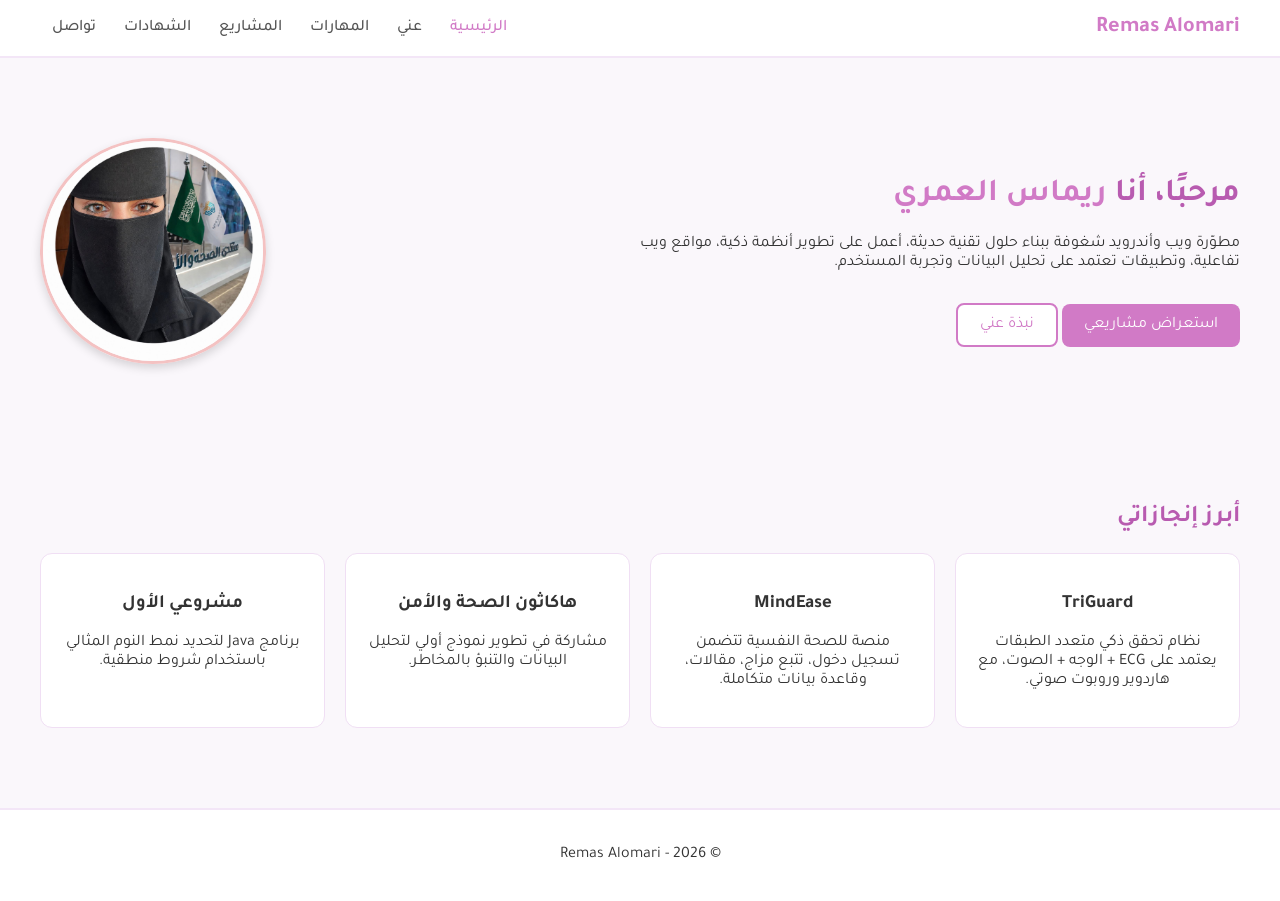
<file: index.html>
<!DOCTYPE html>
<html lang="ar">
<head>
    <meta charset="UTF-8">
    <meta name="viewport" content="width=device-width, initial-scale=1.0">
    <title>ريماس العمري</title>
    <link rel="stylesheet" href="style.css">
</head>

<body>

<header class="main-header">
    <div class="logo">Remas Alomari</div>
    <nav>
        <a href="index.html" class="active">الرئيسية</a>
        <a href="about.html">عني</a>
        <a href="skills.html">المهارات</a>
        <a href="projects.html">المشاريع</a>
        <a href="certificates.html">الشهادات</a>
        <a href="contact.html">تواصل</a>
    </nav>
</header>

<main class="hero">

    <div class="hero-text">
        <h1>مرحبًا، أنا <span>ريماس العمري</span></h1>
        <p>
            مطوّرة ويب وأندرويد شغوفة ببناء حلول تقنية حديثة،  
            أعمل على تطوير أنظمة ذكية، مواقع ويب تفاعلية،  
            وتطبيقات تعتمد على تحليل البيانات وتجربة المستخدم.
        </p>

        <a href="projects.html" class="btn">استعراض مشاريعي</a>
        <a href="about.html" class="btn-secondary">نبذة عني</a>
    </div>

    <div class="profile-photo">
    <img src="profile.jpg" alt="Remas Photo">
</div>


</main>

<section class="highlights">

    <h2>أبرز إنجازاتي</h2>

    <div class="cards">

        <div class="card">
            <h3>TriGuard</h3>
            <p>نظام تحقق ذكي متعدد الطبقات يعتمد على ECG + الوجه + الصوت، مع هاردوير وروبوت صوتي.</p>
        </div>

        <div class="card">
            <h3>MindEase</h3>
            <p>منصة للصحة النفسية تتضمن تسجيل دخول، تتبع مزاج، مقالات، وقاعدة بيانات متكاملة.</p>
        </div>

        <div class="card">
            <h3>هاكاثون الصحة والأمن</h3>
            <p>مشاركة في تطوير نموذج أولي لتحليل البيانات والتنبؤ بالمخاطر.</p>
        </div>

        <div class="card">
            <h3>مشروعي الأول</h3>
            <p>برنامج Java لتحديد نمط النوم المثالي باستخدام شروط منطقية.</p>
        </div>

    </div>

</section>

<footer>
    <p>© 2026 - Remas Alomari</p>
</footer>

</body>
</html>
</file>
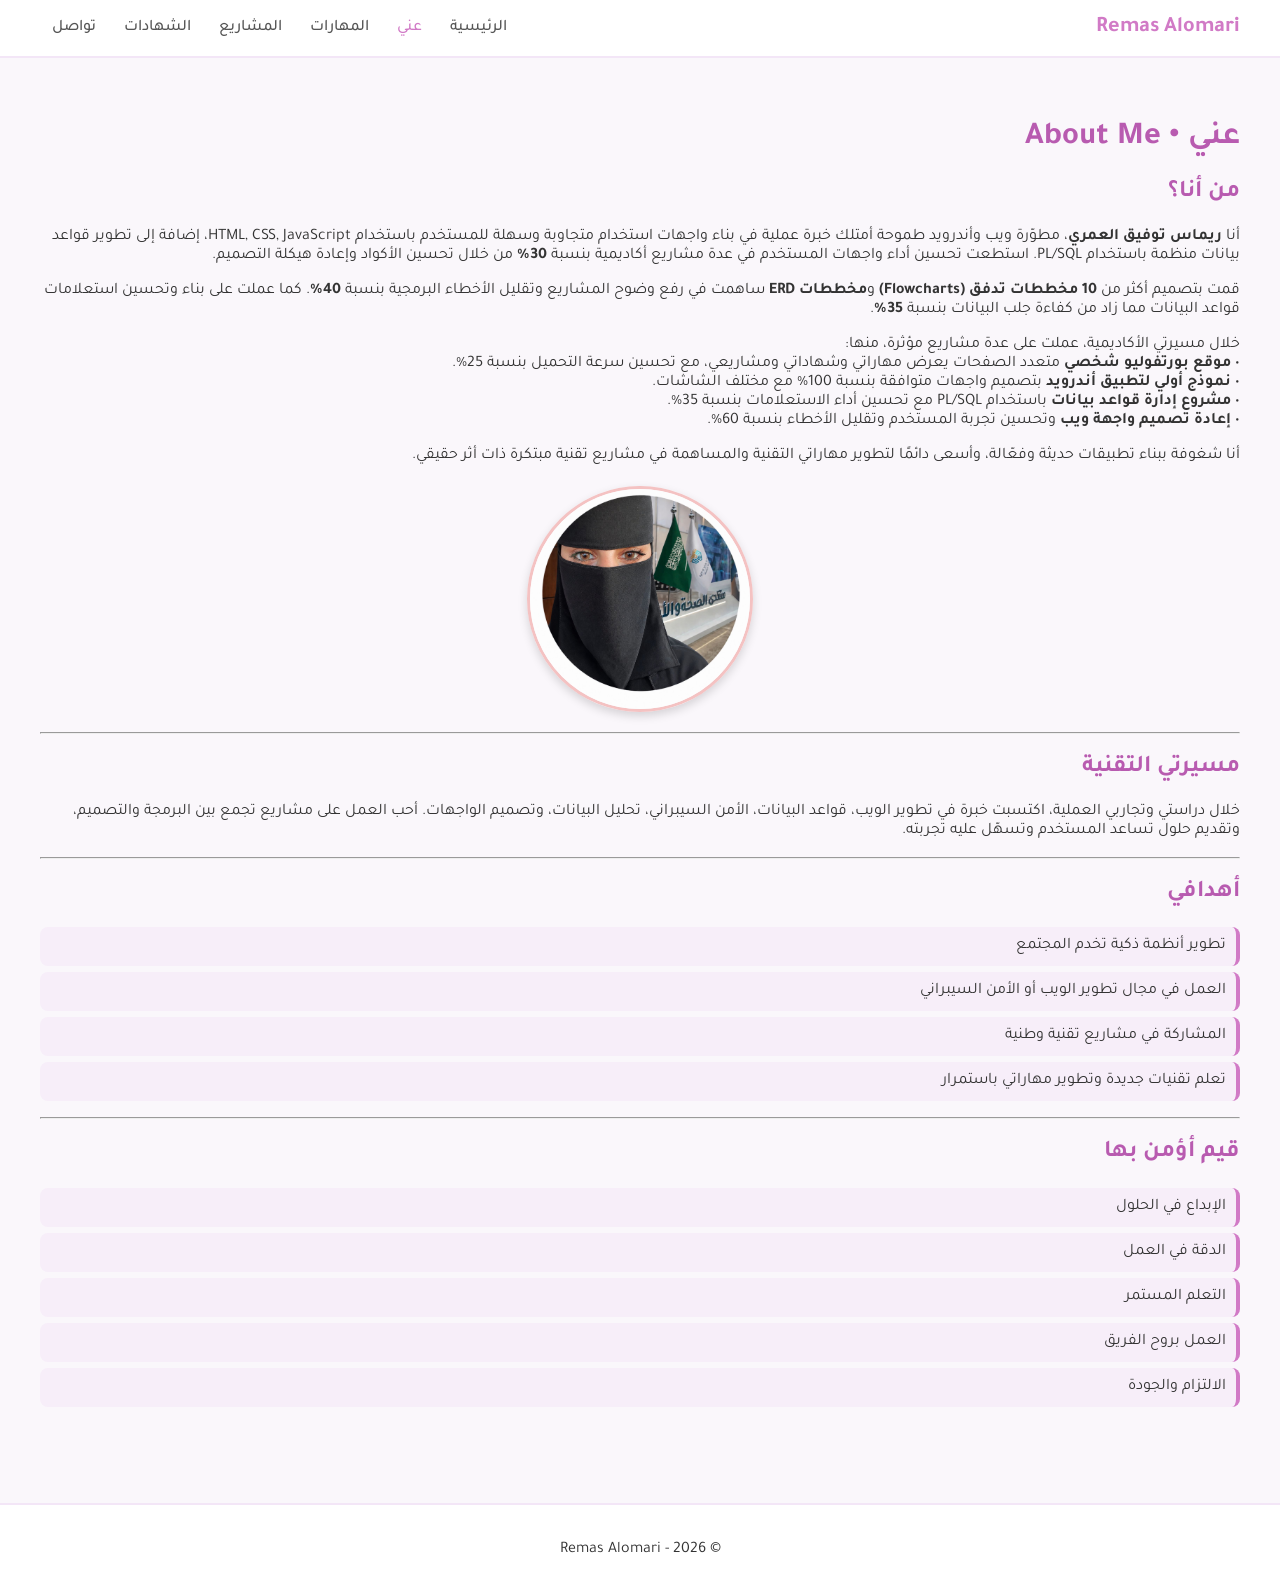
<file: about.html>
<!DOCTYPE html>
<html lang="ar">
<head>
    <meta charset="UTF-8">
    <meta name="viewport" content="width=device-width, initial-scale=1.0">
    <title>عن ريماس</title>
    <link rel="stylesheet" href="style.css">
</head>

<body>

<header class="main-header">
    <div class="logo">Remas Alomari</div>
    <nav>
        <a href="index.html">الرئيسية</a>
        <a href="about.html" class="active">عني</a>
        <a href="skills.html">المهارات</a>
        <a href="projects.html">المشاريع</a>
        <a href="certificates.html">الشهادات</a>
        <a href="contact.html">تواصل</a>
    </nav>
</header>

<main class="content">

    <h1>عني • About Me</h1>

    <section class="about-section">

        <div class="about-text">
            <h2>من أنا؟</h2>

            <p>
                أنا <strong>ريماس توفيق العمري</strong>، مطوّرة ويب وأندرويد طموحة أمتلك خبرة عملية في بناء واجهات استخدام 
                متجاوبة وسهلة للمستخدم باستخدام HTML, CSS, JavaScript، إضافة إلى تطوير قواعد بيانات منظمة باستخدام PL/SQL. 
                استطعت تحسين أداء واجهات المستخدم في عدة مشاريع أكاديمية بنسبة <strong>30%</strong> من خلال تحسين الأكواد 
                وإعادة هيكلة التصميم.
            </p>

            <p>
                قمت بتصميم أكثر من <strong>10 مخططات تدفق (Flowcharts)</strong> و<strong>مخططات ERD</strong> ساهمت في رفع وضوح 
                المشاريع وتقليل الأخطاء البرمجية بنسبة <strong>40%</strong>. كما عملت على بناء وتحسين استعلامات قواعد البيانات 
                مما زاد من كفاءة جلب البيانات بنسبة <strong>35%</strong>.
            </p>

            <p>
                خلال مسيرتي الأكاديمية، عملت على عدة مشاريع مؤثرة، منها:
                <br>• <strong>موقع بورتفوليو شخصي</strong> متعدد الصفحات يعرض مهاراتي وشهاداتي ومشاريعي، مع تحسين سرعة التحميل بنسبة 25%.
                <br>• <strong>نموذج أولي لتطبيق أندرويد</strong> بتصميم واجهات متوافقة بنسبة 100% مع مختلف الشاشات.
                <br>• <strong>مشروع إدارة قواعد بيانات</strong> باستخدام PL/SQL مع تحسين أداء الاستعلامات بنسبة 35%.
                <br>• <strong>إعادة تصميم واجهة ويب</strong> وتحسين تجربة المستخدم وتقليل الأخطاء بنسبة 60%.
            </p>

            <p>
                أنا شغوفة ببناء تطبيقات حديثة وفعّالة، وأسعى دائمًا لتطوير مهاراتي التقنية والمساهمة في مشاريع تقنية مبتكرة ذات أثر حقيقي.
            </p>

        </div>

        <div class="profile-photo">
            <img src="profile.jpg" alt="Remas Photo">
        </div>

    </section>

    <hr>

    <section class="about-section">
        <h2>مسيرتي التقنية</h2>
        <p>
            خلال دراستي وتجاربي العملية، اكتسبت خبرة في تطوير الويب، قواعد البيانات، الأمن السيبراني، تحليل البيانات، 
            وتصميم الواجهات. أحب العمل على مشاريع تجمع بين البرمجة والتصميم، وتقديم حلول تساعد المستخدم وتسهّل عليه تجربته.
        </p>
    </section>

    <hr>

    <section class="about-section">
        <h2>أهدافي</h2>
        <ul class="skills-list">
            <li>تطوير أنظمة ذكية تخدم المجتمع</li>
            <li>العمل في مجال تطوير الويب أو الأمن السيبراني</li>
            <li>المشاركة في مشاريع تقنية وطنية</li>
            <li>تعلم تقنيات جديدة وتطوير مهاراتي باستمرار</li>
        </ul>
    </section>

    <hr>

    <section class="about-section">
        <h2>قيم أؤمن بها</h2>
        <ul class="skills-list">
            <li>الإبداع في الحلول</li>
            <li>الدقة في العمل</li>
            <li>التعلم المستمر</li>
            <li>العمل بروح الفريق</li>
            <li>الالتزام والجودة</li>
        </ul>
    </section>

</main>

<footer>
    <p>© 2026 - Remas Alomari</p>
</footer>

</body>
</html>
</file>
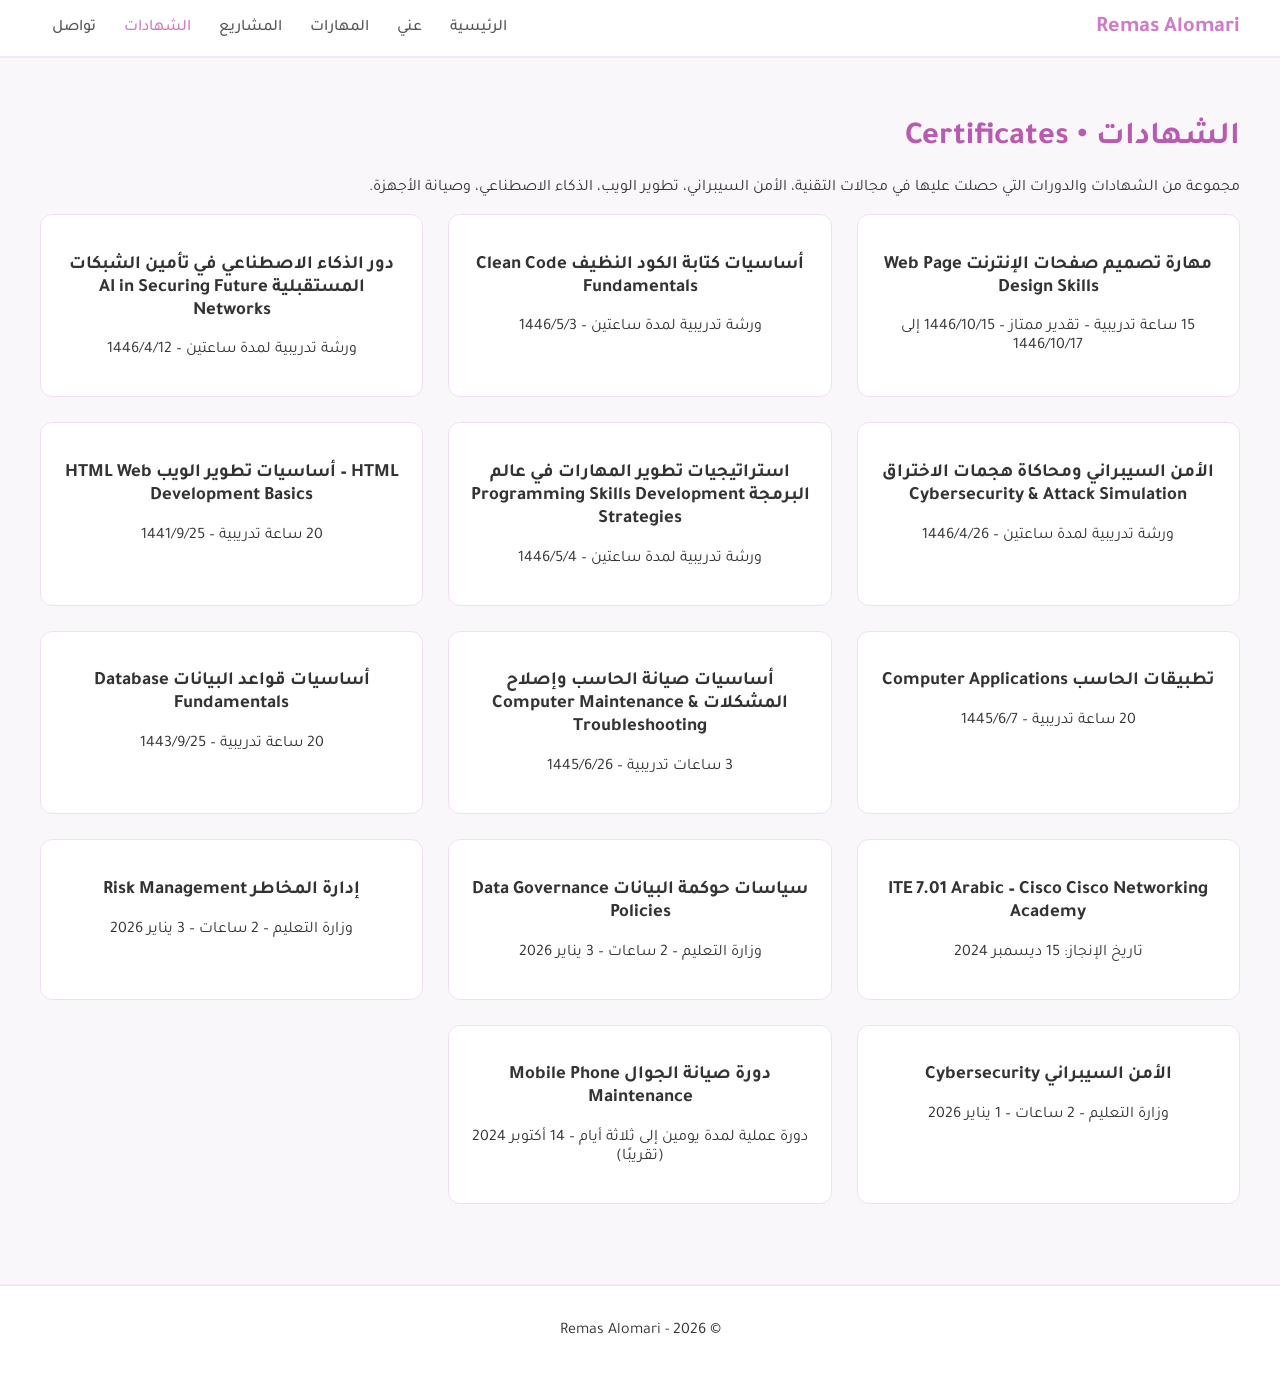
<file: certificates.html>
<!DOCTYPE html>
<html lang="ar">
<head>
    <meta charset="UTF-8">
    <meta name="viewport" content="width=device-width, initial-scale=1.0">
    <title>شهادات ريماس</title>
    <link rel="stylesheet" href="style.css">
</head>

<body>

<header class="main-header">
    <div class="logo">Remas Alomari</div>
    <nav>
        <a href="index.html">الرئيسية</a>
        <a href="about.html">عني</a>
        <a href="skills.html">المهارات</a>
        <a href="projects.html">المشاريع</a>
        <a href="certificates.html" class="active">الشهادات</a>
        <a href="contact.html">تواصل</a>
    </nav>
</header>

<main class="content">

    <h1>الشهادات • Certificates</h1>

    <p class="cert-intro">
        مجموعة من الشهادات والدورات التي حصلت عليها في مجالات التقنية، الأمن السيبراني، تطوير الويب، 
        الذكاء الاصطناعي، وصيانة الأجهزة.
    </p>

    <div class="cert-grid">

        <!-- 1 -->
        <div class="cert-card">
            <h3>مهارة تصميم صفحات الإنترنت  
            <span>Web Page Design Skills</span></h3>
            <p>15 ساعة تدريبية – تقدير ممتاز – 1446/10/15 إلى 1446/10/17</p>
        </div>

        <!-- 2 -->
        <div class="cert-card">
            <h3>أساسيات كتابة الكود النظيف  
            <span>Clean Code Fundamentals</span></h3>
            <p>ورشة تدريبية لمدة ساعتين – 1446/5/3</p>
        </div>

        <!-- 3 -->
        <div class="cert-card">
            <h3>دور الذكاء الاصطناعي في تأمين الشبكات المستقبلية  
            <span>AI in Securing Future Networks</span></h3>
            <p>ورشة تدريبية لمدة ساعتين – 1446/4/12</p>
        </div>

        <!-- 4 -->
        <div class="cert-card">
            <h3>الأمن السيبراني ومحاكاة هجمات الاختراق  
            <span>Cybersecurity & Attack Simulation</span></h3>
            <p>ورشة تدريبية لمدة ساعتين – 1446/4/26</p>
        </div>

        <!-- 5 -->
        <div class="cert-card">
            <h3>استراتيجيات تطوير المهارات في عالم البرمجة  
            <span>Programming Skills Development Strategies</span></h3>
            <p>ورشة تدريبية لمدة ساعتين – 1446/5/4</p>
        </div>

        <!-- 6 -->
        <div class="cert-card">
            <h3>HTML – أساسيات تطوير الويب  
            <span>HTML Web Development Basics</span></h3>
            <p>20 ساعة تدريبية – 1441/9/25</p>
        </div>

        <!-- 7 -->
        <div class="cert-card">
            <h3>تطبيقات الحاسب  
            <span>Computer Applications</span></h3>
            <p>20 ساعة تدريبية – 1445/6/7</p>
        </div>

        <!-- 8 -->
        <div class="cert-card">
            <h3>أساسيات صيانة الحاسب وإصلاح المشكلات  
            <span>Computer Maintenance & Troubleshooting</span></h3>
            <p>3 ساعات تدريبية – 1445/6/26</p>
        </div>

        <!-- 9 -->
        <div class="cert-card">
            <h3>أساسيات قواعد البيانات  
            <span>Database Fundamentals</span></h3>
            <p>20 ساعة تدريبية – 1443/9/25</p>
        </div>

        <!-- 10 -->
        <div class="cert-card">
            <h3>ITE 7.01 Arabic – Cisco  
            <span>Cisco Networking Academy</span></h3>
            <p>تاريخ الإنجاز: 15 ديسمبر 2024</p>
        </div>

        <!-- 11 -->
        <div class="cert-card">
            <h3>سياسات حوكمة البيانات  
            <span>Data Governance Policies</span></h3>
            <p>وزارة التعليم – 2 ساعات – 3 يناير 2026</p>
        </div>

        <!-- 12 -->
        <div class="cert-card">
            <h3>إدارة المخاطر  
            <span>Risk Management</span></h3>
            <p>وزارة التعليم – 2 ساعات – 3 يناير 2026</p>
        </div>

        <!-- 13 -->
        <div class="cert-card">
            <h3>الأمن السيبراني  
            <span>Cybersecurity</span></h3>
            <p>وزارة التعليم – 2 ساعات – 1 يناير 2026</p>
        </div>

        <!-- 14 -->
        <div class="cert-card">
            <h3>دورة صيانة الجوال  
            <span>Mobile Phone Maintenance</span></h3>
            <p>دورة عملية لمدة يومين إلى ثلاثة أيام – 14 أكتوبر 2024 (تقريبًا)</p>
        </div>

    </div>

</main>

<footer>
    <p>© 2026 - Remas Alomari</p>
</footer>

</body>
</html>
</file>
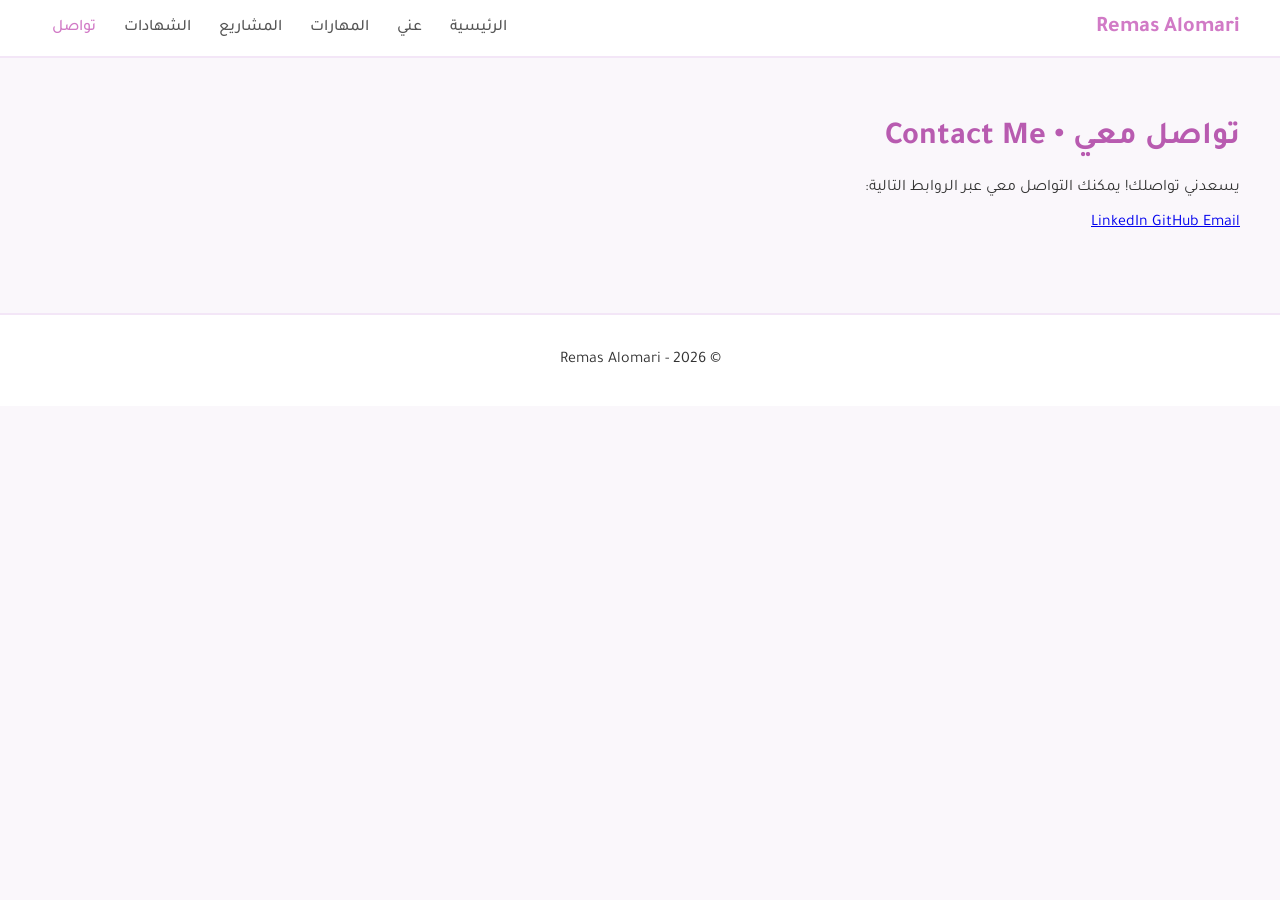
<file: contact.html>
<!DOCTYPE html>
<html lang="ar">
<head>
    <meta charset="UTF-8">
    <meta name="viewport" content="width=device-width, initial-scale=1.0">
    <title>تواصل معي</title>
    <link rel="stylesheet" href="style.css">
</head>

<body>

<header class="main-header">
    <div class="logo">Remas Alomari</div>
    <nav>
        <a href="index.html">الرئيسية</a>
        <a href="about.html">عني</a>
        <a href="skills.html">المهارات</a>
        <a href="projects.html">المشاريع</a>
        <a href="certificates.html">الشهادات</a>
        <a href="contact.html" class="active">تواصل</a>
    </nav>
</header>

<main class="content">

    <h1>تواصل معي • Contact Me</h1>

    <p class="contact-intro">
        يسعدني تواصلك!  
        يمكنك التواصل معي عبر الروابط التالية:
    </p>

    <div class="contact-links">

        <a href="https://www.linkedin.com/in/remas-alomari-b9991740b" 
           class="contact-btn" target="_blank">
            LinkedIn
        </a>

        <a href="https://github.com/remas-omri" 
           class="contact-btn" target="_blank">
            GitHub
        </a>

        <a href="mailto:remas.work180@gmail.com" 
           class="contact-btn">
            Email
        </a>

    </div>

</main>

<footer>
    <p>© 2026 - Remas Alomari</p>
</footer>

</body>
</html>
</file>
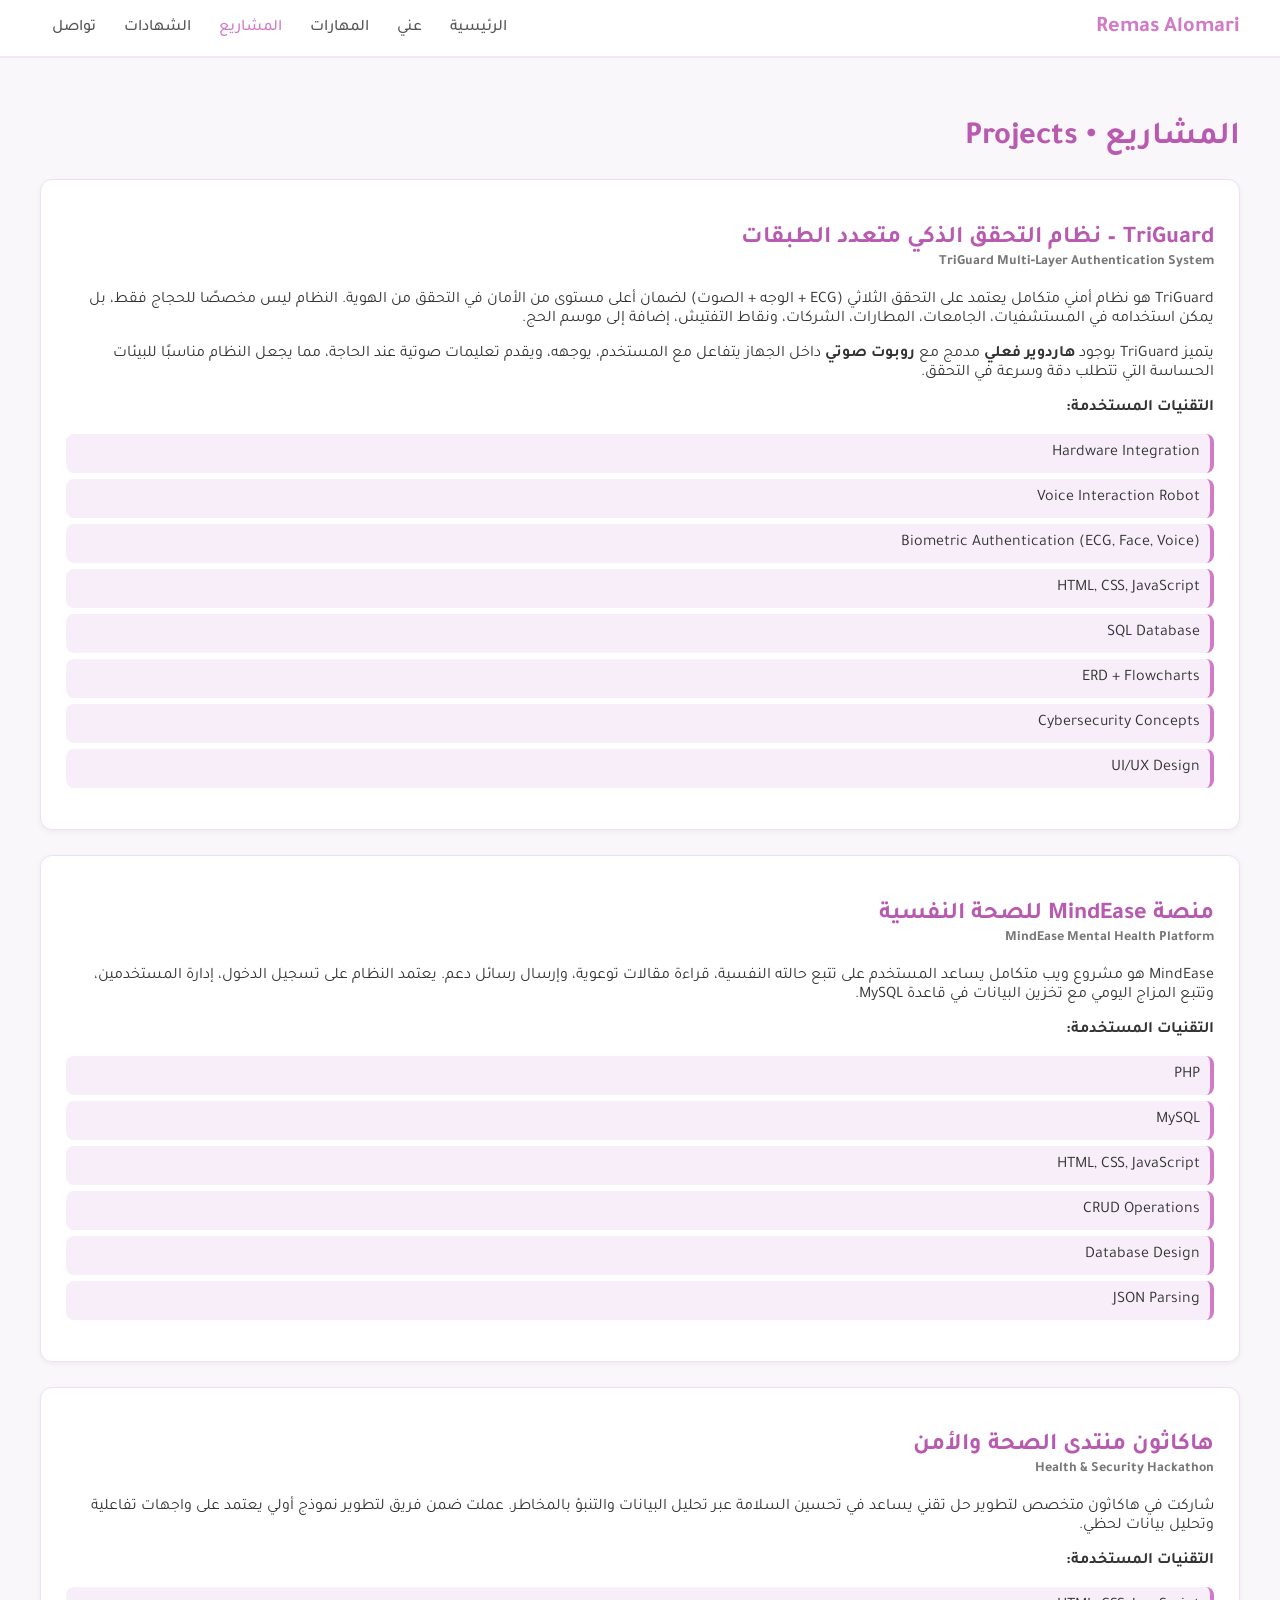
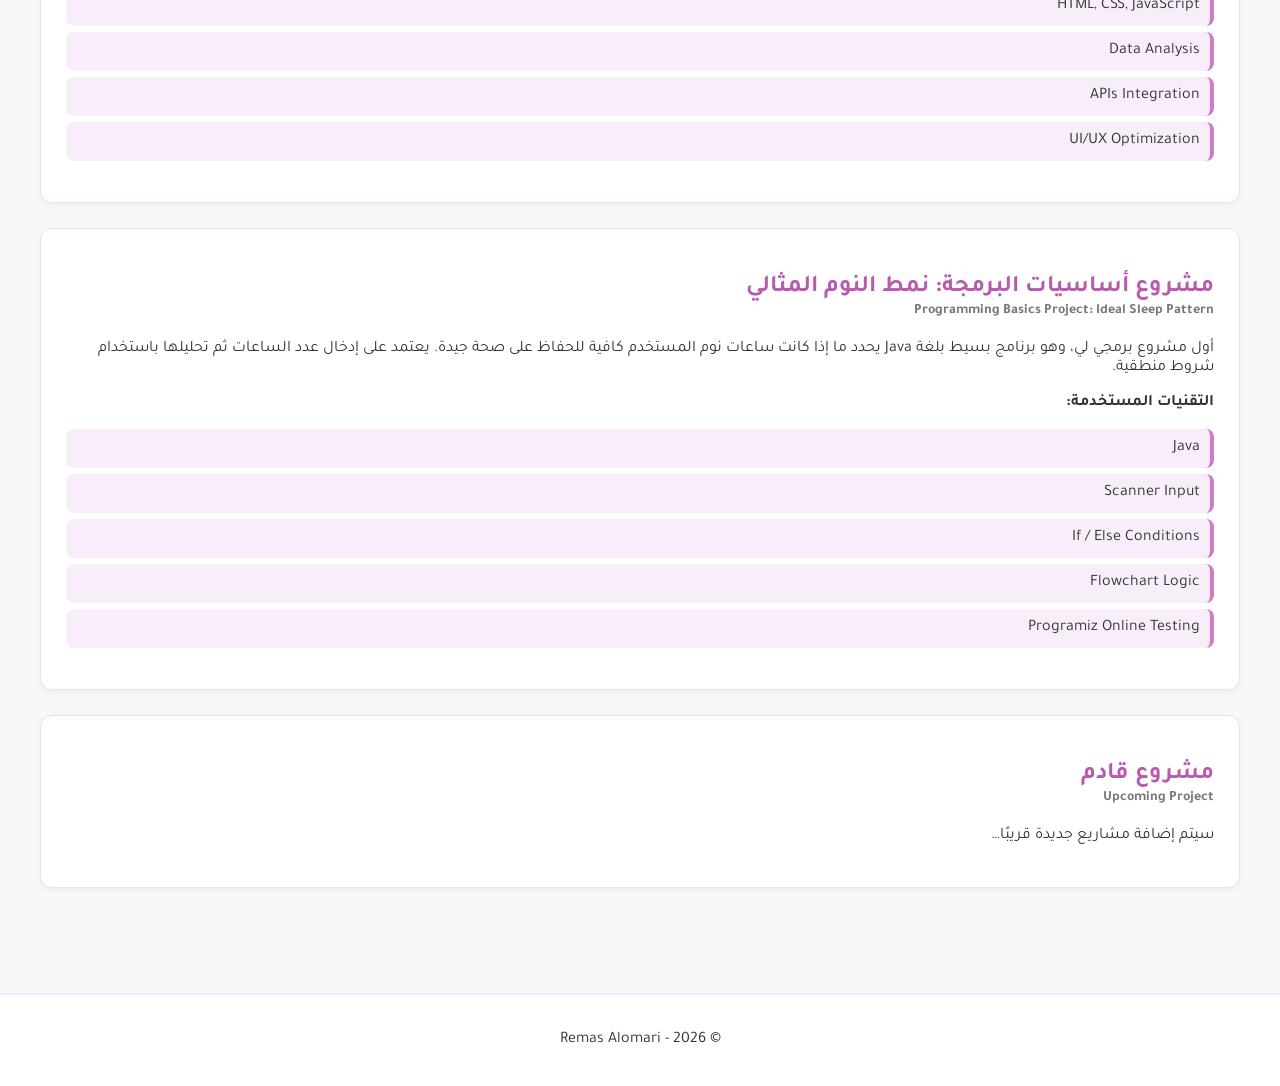
<file: projects.html>
<!DOCTYPE html>
<html lang="ar">
<head>
    <meta charset="UTF-8">
    <meta name="viewport" content="width=device-width, initial-scale=1.0">
    <title>مشاريع ريماس</title>
    <link rel="stylesheet" href="style.css">
</head>

<body>

<header class="main-header">
    <div class="logo">Remas Alomari</div>
    <nav>
        <a href="index.html">الرئيسية</a>
        <a href="about.html">عني</a>
        <a href="skills.html">المهارات</a>
        <a href="projects.html" class="active">المشاريع</a>
        <a href="certificates.html">الشهادات</a>
        <a href="contact.html">تواصل</a>
    </nav>
</header>

<main class="content">

    <h1>المشاريع • Projects</h1>

    <!-- مشروع TriGuard -->
    <div class="project-box">
        <h2>TriGuard – نظام التحقق الذكي متعدد الطبقات  
        <span>TriGuard Multi‑Layer Authentication System</span></h2>

        <p>
            TriGuard هو نظام أمني متكامل يعتمد على التحقق الثلاثي (ECG + الوجه + الصوت) لضمان أعلى مستوى 
            من الأمان في التحقق من الهوية. النظام ليس مخصصًا للحجاج فقط، بل يمكن استخدامه في المستشفيات، 
            الجامعات، المطارات، الشركات، ونقاط التفتيش، إضافة إلى موسم الحج.
        </p>

        <p>
            يتميز TriGuard بوجود <strong>هاردوير فعلي</strong> مدمج مع <strong>روبوت صوتي</strong> داخل الجهاز 
            يتفاعل مع المستخدم، يوجهه، ويقدم تعليمات صوتية عند الحاجة، مما يجعل النظام مناسبًا للبيئات 
            الحساسة التي تتطلب دقة وسرعة في التحقق.
        </p>

        <p><strong>التقنيات المستخدمة:</strong></p>
        <ul class="skills-list">
            <li>Hardware Integration</li>
            <li>Voice Interaction Robot</li>
            <li>Biometric Authentication (ECG, Face, Voice)</li>
            <li>HTML, CSS, JavaScript</li>
            <li>SQL Database</li>
            <li>ERD + Flowcharts</li>
            <li>Cybersecurity Concepts</li>
            <li>UI/UX Design</li>
        </ul>
    </div>

    <!-- مشروع MindEase -->
    <div class="project-box">
        <h2>منصة MindEase للصحة النفسية  
        <span>MindEase Mental Health Platform</span></h2>

        <p>
            MindEase هو مشروع ويب متكامل يساعد المستخدم على تتبع حالته النفسية، قراءة مقالات توعوية، 
            وإرسال رسائل دعم. يعتمد النظام على تسجيل الدخول، إدارة المستخدمين، وتتبع المزاج اليومي 
            مع تخزين البيانات في قاعدة MySQL.
        </p>

        <p><strong>التقنيات المستخدمة:</strong></p>
        <ul class="skills-list">
            <li>PHP</li>
            <li>MySQL</li>
            <li>HTML, CSS, JavaScript</li>
            <li>CRUD Operations</li>
            <li>Database Design</li>
            <li>JSON Parsing</li>
        </ul>
    </div>

    <!-- مشروع الهاكاثون -->
    <div class="project-box">
        <h2>هاكاثون منتدى الصحة والأمن  
        <span>Health & Security Hackathon</span></h2>

        <p>
            شاركت في هاكاثون متخصص لتطوير حل تقني يساعد في تحسين السلامة عبر تحليل البيانات والتنبؤ 
            بالمخاطر. عملت ضمن فريق لتطوير نموذج أولي يعتمد على واجهات تفاعلية وتحليل بيانات لحظي.
        </p>

        <p><strong>التقنيات المستخدمة:</strong></p>
        <ul class="skills-list">
            <li>HTML, CSS, JavaScript</li>
            <li>Data Analysis</li>
            <li>APIs Integration</li>
            <li>UI/UX Optimization</li>
        </ul>
    </div>

    <!-- مشروع أساسيات البرمجة -->
    <div class="project-box">
        <h2>مشروع أساسيات البرمجة: نمط النوم المثالي  
        <span>Programming Basics Project: Ideal Sleep Pattern</span></h2>

        <p>
            أول مشروع برمجي لي، وهو برنامج بسيط بلغة Java يحدد ما إذا كانت ساعات نوم المستخدم كافية 
            للحفاظ على صحة جيدة. يعتمد على إدخال عدد الساعات ثم تحليلها باستخدام شروط منطقية.
        </p>

        <p><strong>التقنيات المستخدمة:</strong></p>
        <ul class="skills-list">
            <li>Java</li>
            <li>Scanner Input</li>
            <li>If / Else Conditions</li>
            <li>Flowchart Logic</li>
            <li>Programiz Online Testing</li>
        </ul>
    </div>

    <!-- مشروع قادم -->
    <div class="project-box">
        <h2>مشروع قادم  
        <span>Upcoming Project</span></h2>
        <p>سيتم إضافة مشاريع جديدة قريبًا…</p>
    </div>

</main>

<footer>
    <p>© 2026 - Remas Alomari</p>
</footer>

</body>
</html>
</file>
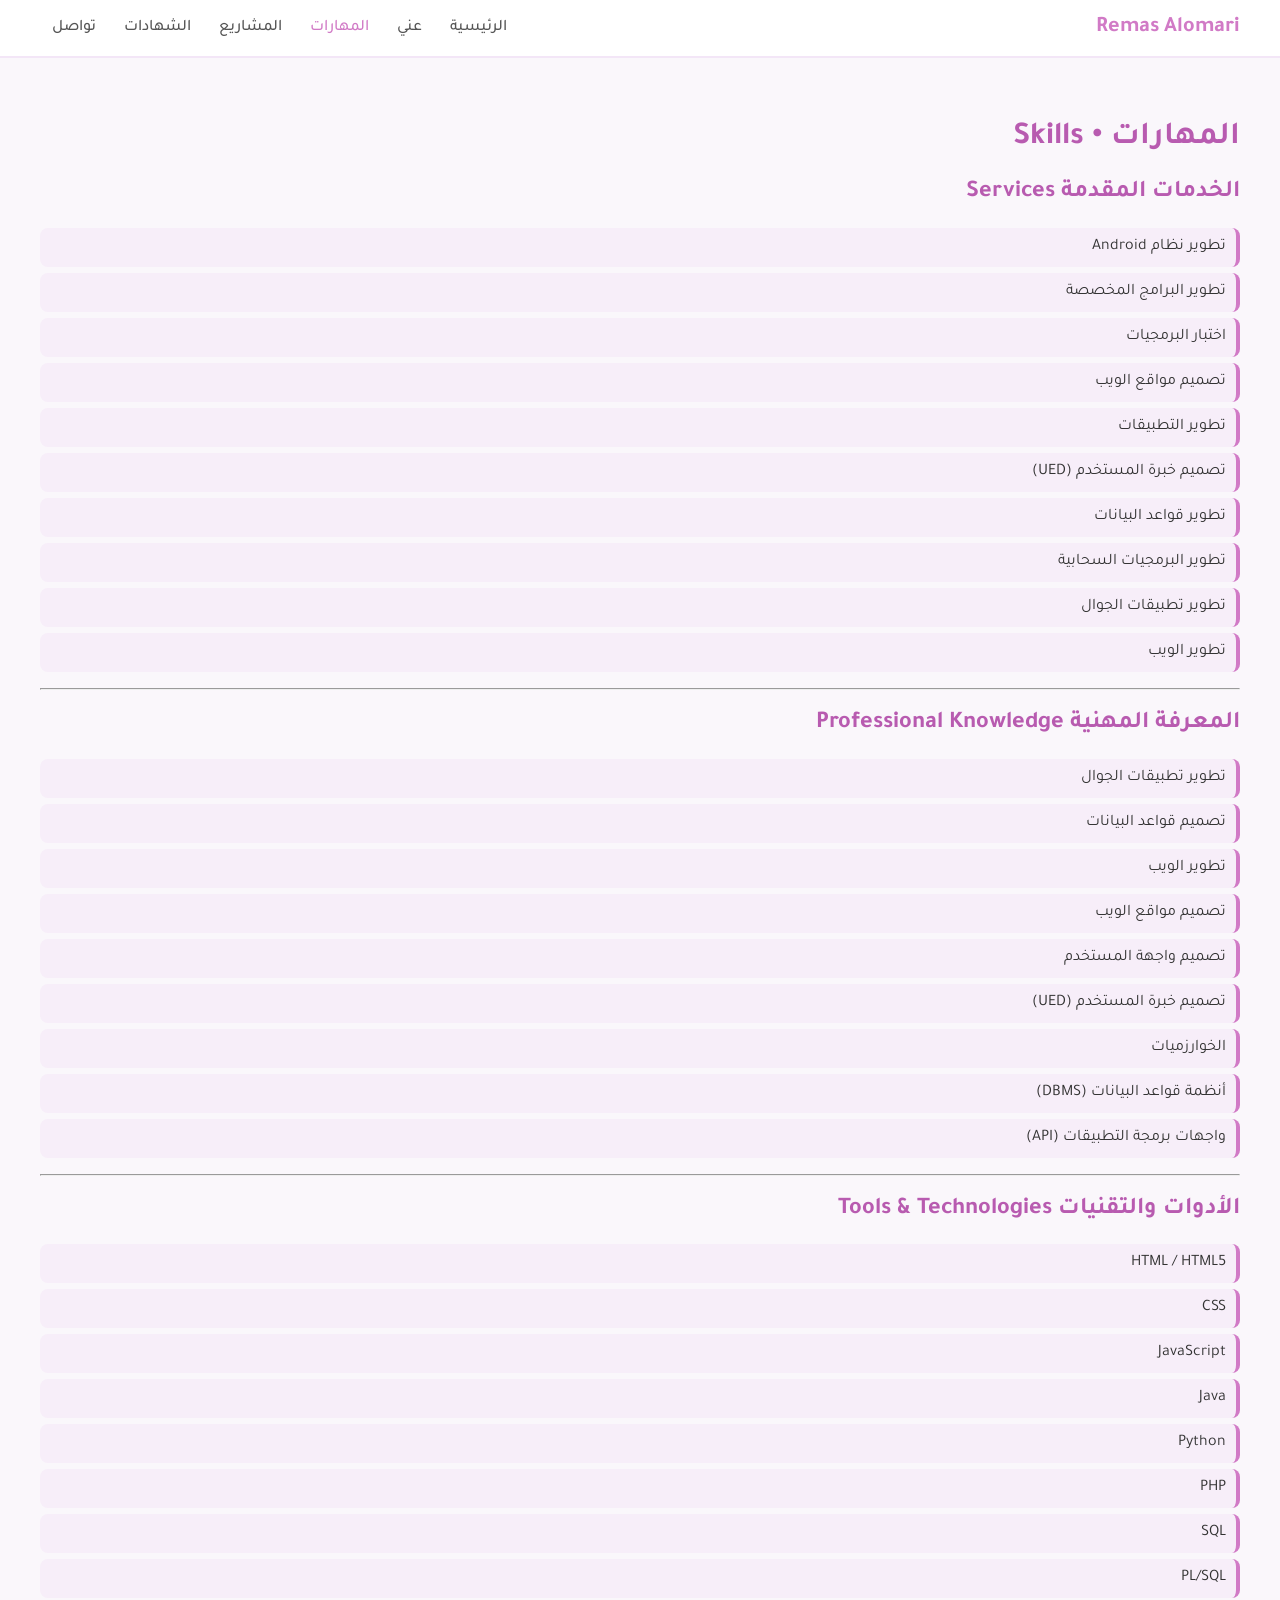
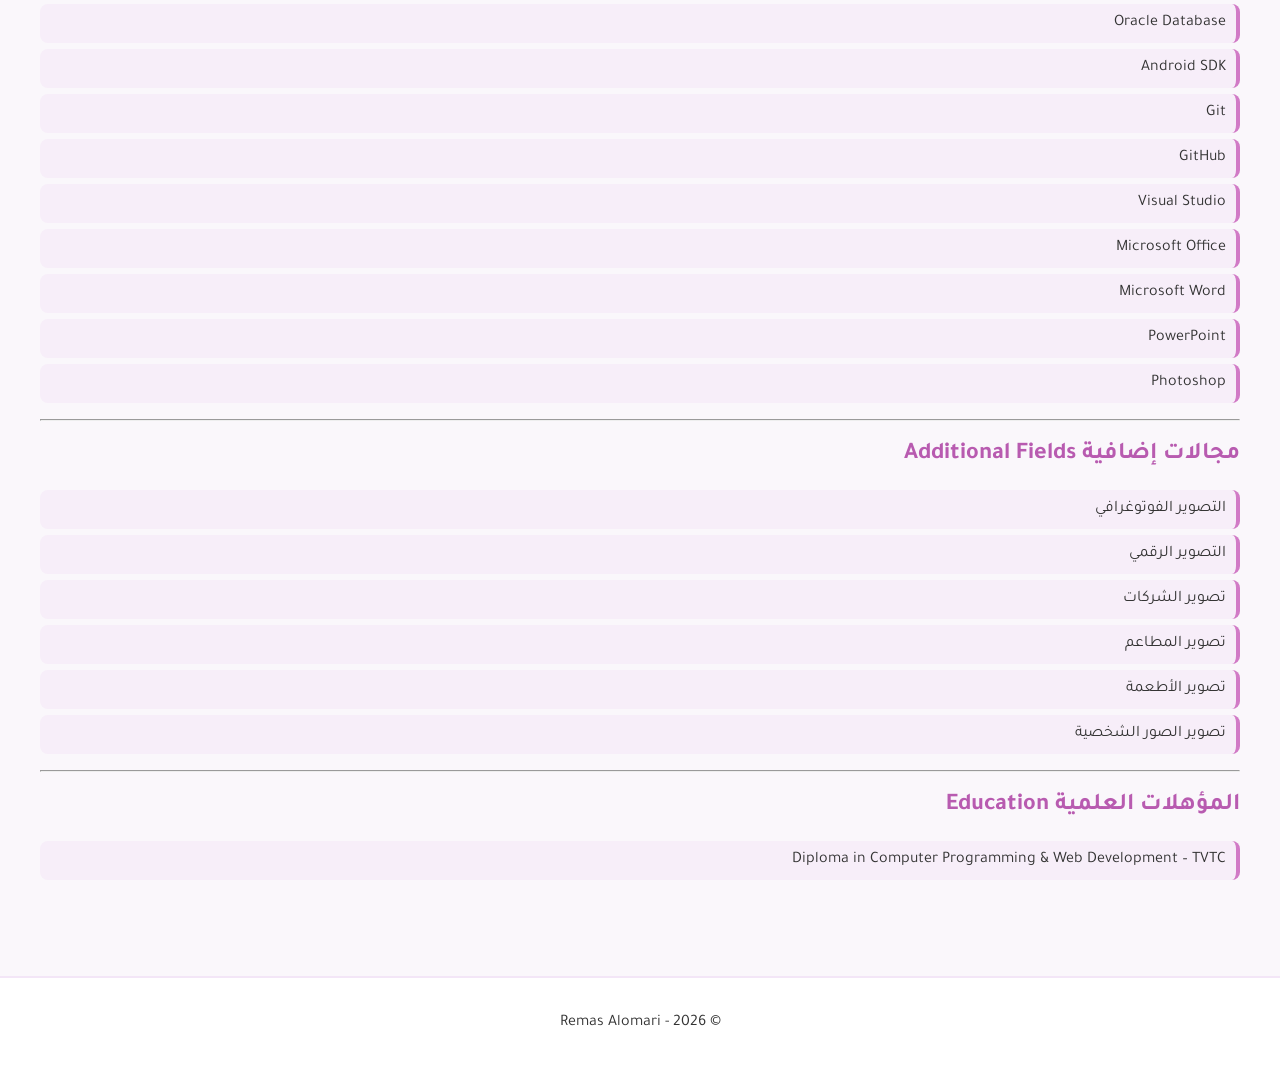
<file: skills.html>
<!DOCTYPE html>
<html lang="ar">
<head>
    <meta charset="UTF-8">
    <meta name="viewport" content="width=device-width, initial-scale=1.0">
    <title>مهارات ريماس</title>
    <link rel="stylesheet" href="style.css">
</head>

<body>

<header class="main-header">
    <div class="logo">Remas Alomari</div>
    <nav>
        <a href="index.html">الرئيسية</a>
        <a href="about.html">عني</a>
        <a href="skills.html" class="active">المهارات</a>
        <a href="projects.html">المشاريع</a>
        <a href="certificates.html">الشهادات</a>
        <a href="contact.html">تواصل</a>
    </nav>
</header>

<main class="content">

    <h1>المهارات • Skills</h1>

    <!-- الخدمات المقدمة -->
    <section class="skills-section">
        <h2>الخدمات المقدمة  
        <span>Services</span></h2>

        <ul class="skills-list">
            <li>تطوير نظام Android</li>
            <li>تطوير البرامج المخصصة</li>
            <li>اختبار البرمجيات</li>
            <li>تصميم مواقع الويب</li>
            <li>تطوير التطبيقات</li>
            <li>تصميم خبرة المستخدم (UED)</li>
            <li>تطوير قواعد البيانات</li>
            <li>تطوير البرمجيات السحابية</li>
            <li>تطوير تطبيقات الجوال</li>
            <li>تطوير الويب</li>
        </ul>
    </section>

    <hr>

    <!-- المعرفة المهنية -->
    <section class="skills-section">
        <h2>المعرفة المهنية  
        <span>Professional Knowledge</span></h2>

        <ul class="skills-list">
            <li>تطوير تطبيقات الجوال</li>
            <li>تصميم قواعد البيانات</li>
            <li>تطوير الويب</li>
            <li>تصميم مواقع الويب</li>
            <li>تصميم واجهة المستخدم</li>
            <li>تصميم خبرة المستخدم (UED)</li>
            <li>الخوارزميات</li>
            <li>أنظمة قواعد البيانات (DBMS)</li>
            <li>واجهات برمجة التطبيقات (API)</li>
        </ul>
    </section>

    <hr>

    <!-- الأدوات والتقنيات -->
    <section class="skills-section">
        <h2>الأدوات والتقنيات  
        <span>Tools & Technologies</span></h2>

        <ul class="skills-list">
            <li>HTML / HTML5</li>
            <li>CSS</li>
            <li>JavaScript</li>
            <li>Java</li>
            <li>Python</li>
            <li>PHP</li>
            <li>SQL</li>
            <li>PL/SQL</li>
            <li>Oracle Database</li>
            <li>Android SDK</li>
            <li>Git</li>
            <li>GitHub</li>
            <li>Visual Studio</li>
            <li>Microsoft Office</li>
            <li>Microsoft Word</li>
            <li>PowerPoint</li>
            <li>Photoshop</li>
        </ul>
    </section>

    <hr>

    <!-- مجالات إضافية -->
    <section class="skills-section">
        <h2>مجالات إضافية  
        <span>Additional Fields</span></h2>

        <ul class="skills-list">
            <li>التصوير الفوتوغرافي</li>
            <li>التصوير الرقمي</li>
            <li>تصوير الشركات</li>
            <li>تصوير المطاعم</li>
            <li>تصوير الأطعمة</li>
            <li>تصوير الصور الشخصية</li>
        </ul>
    </section>

    <hr>

    <!-- المؤهلات العلمية -->
    <section class="skills-section">
        <h2>المؤهلات العلمية  
        <span>Education</span></h2>

        <ul class="skills-list">
            <li>Diploma in Computer Programming & Web Development – TVTC</li>
        </ul>
    </section>

</main>


<footer>
    <p>© 2026 - Remas Alomari</p>
</footer>

</body>
</html>
</file>
<file: style.css>
/* استيراد الخطوط */
@import url('https://fonts.googleapis.com/css2?family=Tajawal:wght@300;400;500;700&family=Poppins:wght@300;400;500;700&display=swap');

/* إعدادات عامة */
body {
    margin: 0;
    padding: 0;
    background: #faf7fb;
    color: #333;
    font-family: 'Tajawal', 'Poppins', sans-serif;
    direction: rtl;
    text-align: right;
}

/* إذا النص إنجليزي */
:lang(en) {
    direction: ltr;
    text-align: left;
    font-family: 'Poppins', sans-serif;
}

/* الهيدر */
.main-header {
    background: #ffffff;
    padding: 15px 40px;
    display: flex;
    justify-content: space-between;
    align-items: center;
    border-bottom: 2px solid #f3e6f7;
}

.logo {
    font-size: 22px;
    font-weight: 700;
    color: #d17ac6;
}

nav a {
    margin: 0 12px;
    text-decoration: none;
    color: #555;
    font-weight: 500;
}

nav a.active,
nav a:hover {
    color: #d17ac6;
}

/* المحتوى */
.content {
    padding: 40px;
}

/* العناوين */
h1, h2 {
    color: #b85bb0;
}

/* صندوق المشروع */
.project-box {
    background: #ffffff;
    padding: 25px;
    margin-bottom: 25px;
    border-radius: 12px;
    border: 1px solid #f0dff4;
    box-shadow: 0 2px 6px rgba(0,0,0,0.05);
}

.project-box span {
    display: block;
    font-size: 14px;
    color: #777;
}

/* القوائم */
.skills-list {
    list-style: none;
    padding: 0;
}

.skills-list li {
    background: #f7eef9;
    padding: 10px;
    margin: 6px 0;
    border-radius: 8px;
    border-right: 4px solid #d17ac6;
}

/* الأزرار */
.btn {
    background: #d17ac6;
    color: white;
    padding: 12px 22px;
    border-radius: 8px;
    text-decoration: none;
    display: inline-block;
    margin-top: 15px;
}

.btn:hover {
    background: #b85bb0;
}

.btn-secondary {
    background: #ffffff;
    border: 2px solid #d17ac6;
    color: #d17ac6;
    padding: 12px 22px;
    border-radius: 8px;
    text-decoration: none;
    margin-left: 10px;
}

.btn-secondary:hover {
    background: #f7eef9;
}

/* الصفحة الرئيسية */
.hero {
    display: flex;
    justify-content: space-between;
    align-items: center;
    padding: 60px 40px;
}

.hero-text {
    max-width: 50%;
}

.hero-text h1 span {
    color: #d17ac6;
}

.profile-photo img {
    width: 220px;
    height: 220px;
    border-radius: 50%;      /* يخلي الصورة دائرية */
    object-fit: cover;       /* يضبط القص داخل الدائرة */
    border: 3px solid #f4c2c2; /* إطار وردي ناعم */
    box-shadow: 0 4px 10px rgba(0, 0, 0, 0.15); /* ظل خفيف */
    display: block;
    margin: 20px auto;       /* يوسّط الصورة */
}


/* بطاقات الإنجازات */
.highlights {
    padding: 40px;
}

.cards {
    display: grid;
    grid-template-columns: repeat(4, 1fr);
    gap: 20px;
}

.card {
    background: #ffffff;
    padding: 20px;
    border-radius: 12px;
    border: 1px solid #f0dff4;
    text-align: center;
}

/* صفحة الشهادات */
.cert-grid {
    display: grid;
    grid-template-columns: repeat(3, 1fr);
    gap: 25px;
}

.cert-card {
    background: #ffffff;
    padding: 20px;
    border-radius: 12px;
    border: 1px solid #f0dff4;
    text-align: center;
}

.cert-card img {
    width: 100%;
    border-radius: 10px;
    margin-bottom: 10px;
}

/* نموذج التواصل */
.contact-form {
    background: #ffffff;
    padding: 25px;
    border-radius: 12px;
    border: 1px solid #f0dff4;
    max-width: 600px;
}

.contact-form input,
.contact-form textarea {
    width: 100%;
    padding: 12px;
    margin: 10px 0;
    border-radius: 8px;
    border: 1px solid #d8c2dd;
    font-size: 15px;
}

/* الفوتر */
footer {
    text-align: center;
    padding: 20px;
    background: #ffffff;
    margin-top: 40px;
    border-top: 2px solid #f3e6f7;
}
</file>
